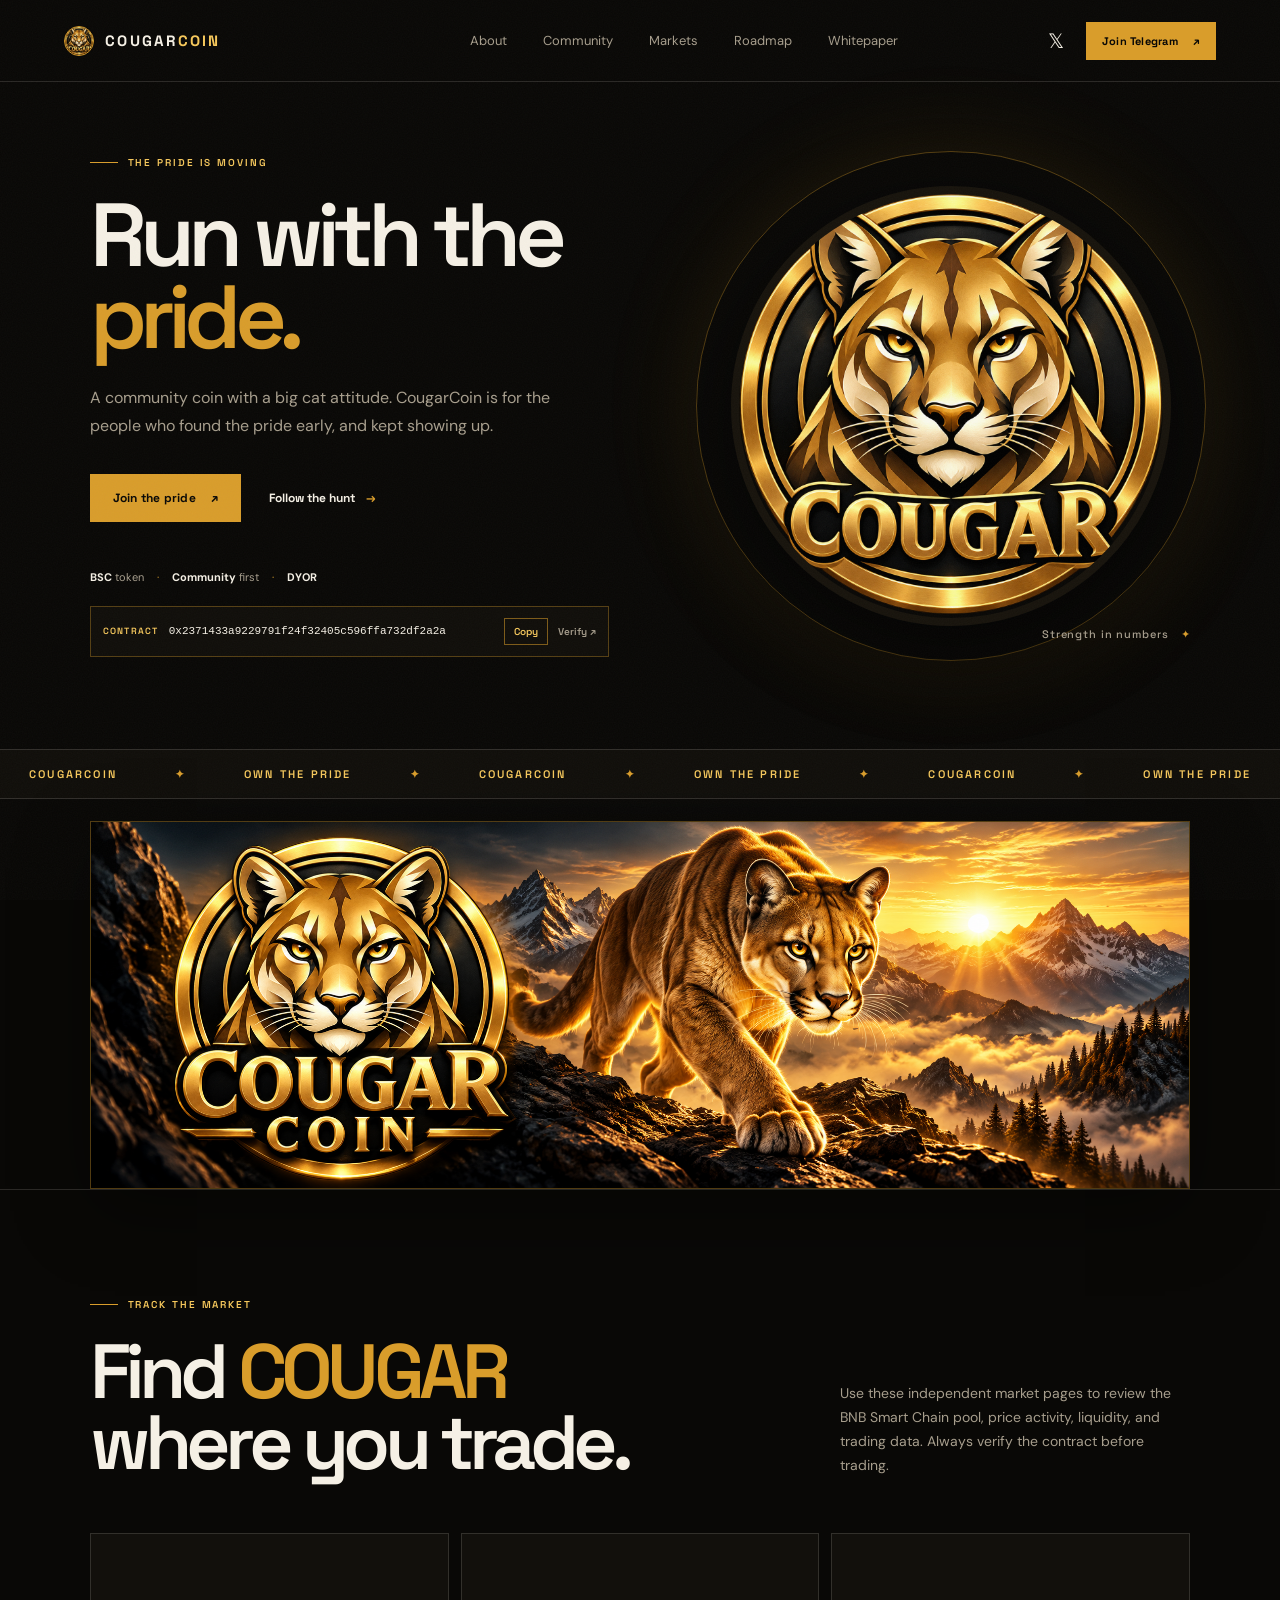
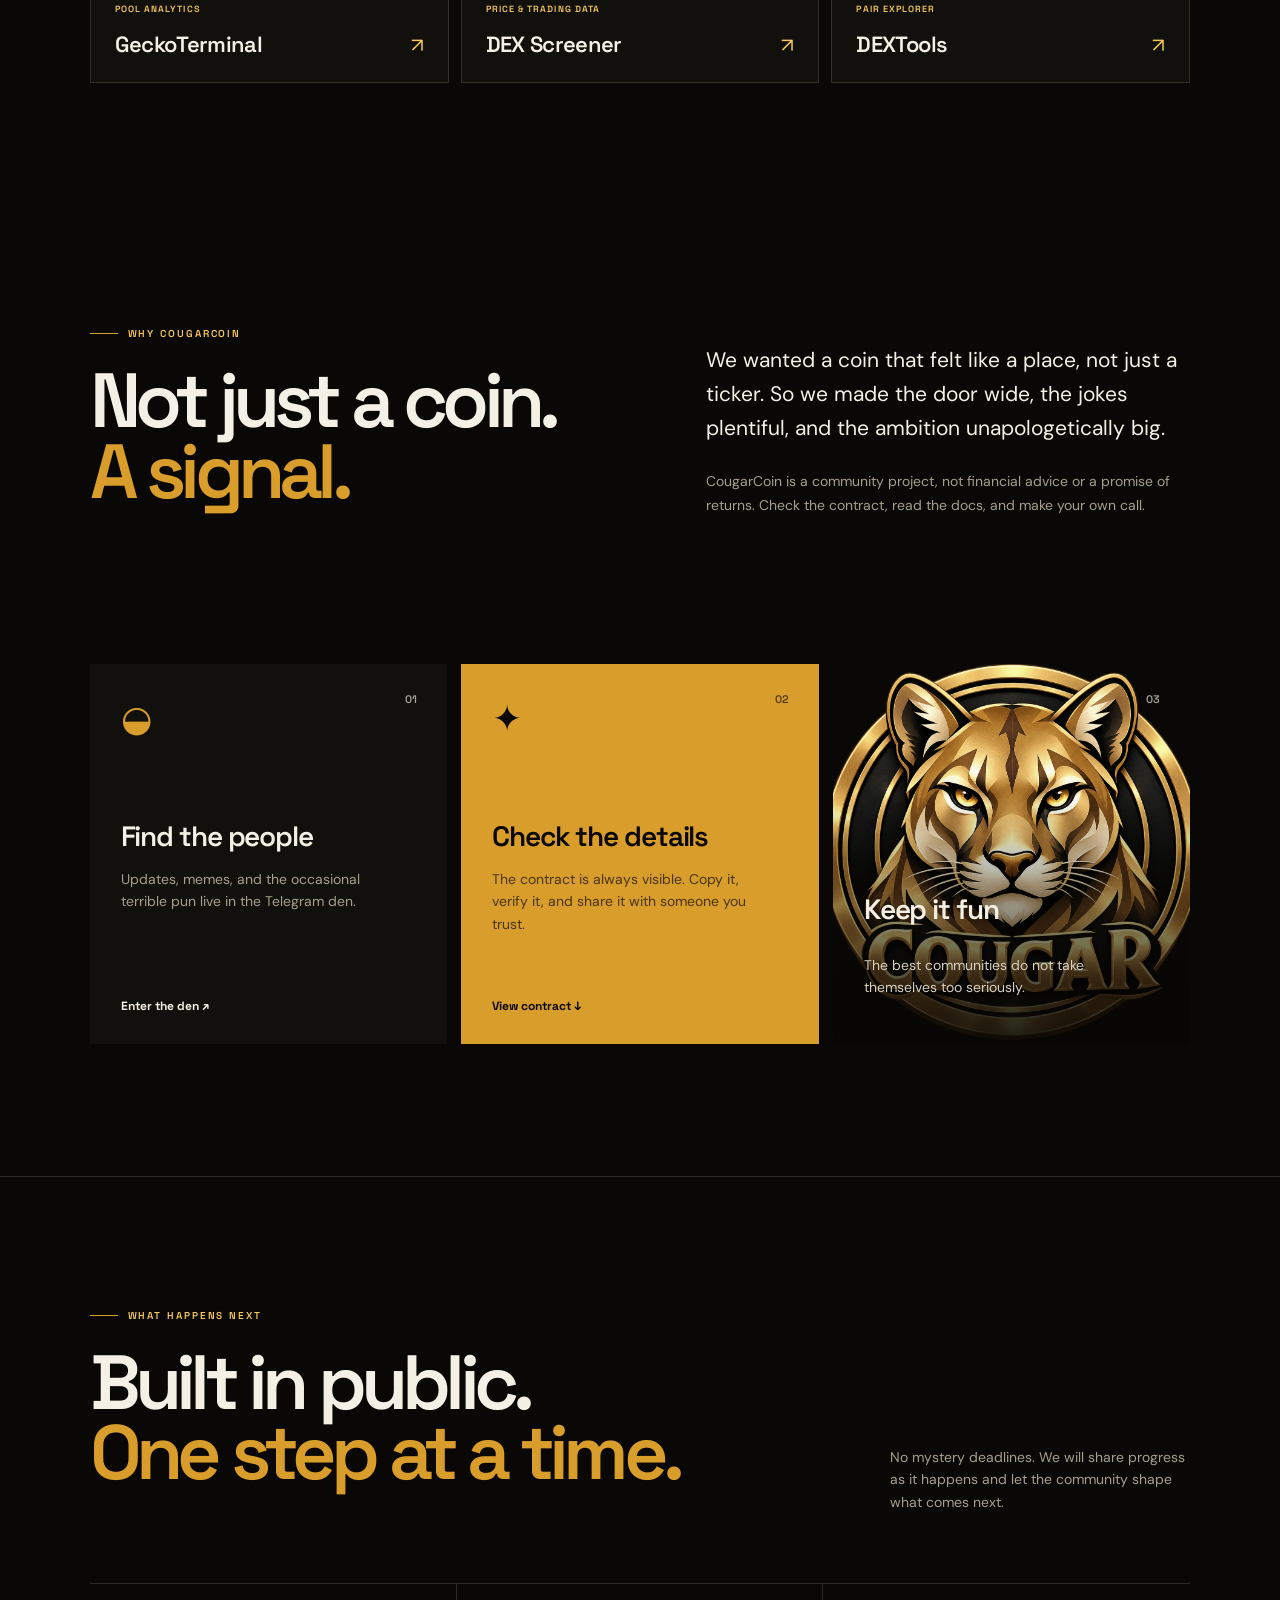
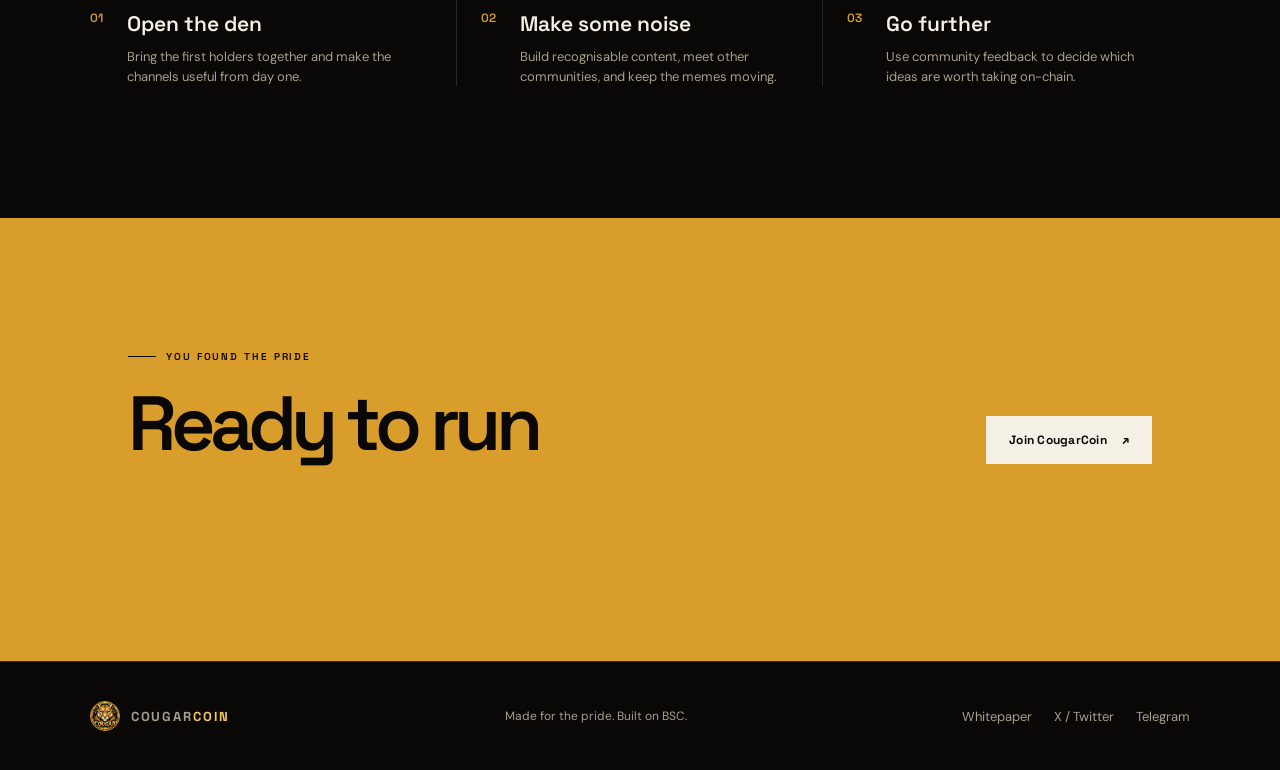
<file: index.html>
<!doctype html>
<html lang="en">
  <head>
    <meta charset="UTF-8" />
    <meta name="viewport" content="width=device-width, initial-scale=1.0" />
    <meta name="theme-color" content="#090806" />
    <meta name="description" content="CougarCoin, a community-powered meme coin built for the pride." />
    <link rel="icon" type="image/png" href="assets/cougarcoin-logo-v2.png" />
    <link rel="apple-touch-icon" href="assets/cougarcoin-logo-v2.png" />
    <title>CougarCoin | Own the pride</title>
    <link rel="preconnect" href="https://fonts.googleapis.com" />
    <link rel="preconnect" href="https://fonts.gstatic.com" crossorigin />
    <link href="https://fonts.googleapis.com/css2?family=DM+Sans:wght@400;500;700&family=Space+Grotesk:wght@500;600;700&display=swap" rel="stylesheet" />
    <link rel="stylesheet" href="styles.css" />
  </head>
  <body>
    <div class="noise" aria-hidden="true"></div>
    <header class="site-header">
      <a class="brand" href="#top" aria-label="CougarCoin home">
        <span class="brand-mark"><img src="assets/cougarcoin-logo-v2.png" alt="" /></span>
        <span>COUGAR<span>COIN</span></span>
      </a>
      <nav class="nav-links" aria-label="Main navigation">
        <a href="#about">About</a>
        <a href="#community">Community</a>
        <a href="#markets">Markets</a>
        <a href="#roadmap">Roadmap</a>
        <a href="whitepaper.html">Whitepaper</a>
      </nav>
      <div class="header-actions">
        <a class="icon-link" href="https://x.com/cougarmemecoin" target="_blank" rel="noreferrer" aria-label="CougarCoin on X">𝕏</a>
        <a class="button button-small" href="https://t.me/COUGARCOINbsc" target="_blank" rel="noreferrer">Join Telegram <span>↗</span></a>
      </div>
      <button class="menu-toggle" type="button" aria-label="Open menu" aria-expanded="false">☰</button>
    </header>

    <main id="top">
      <section class="hero">
        <div class="hero-copy">
          <p class="eyebrow"><span></span> The pride is moving</p>
          <h1>Run with the <em>pride.</em></h1>
          <p class="hero-lede">A community coin with a big cat attitude. CougarCoin is for the people who found the pride early, and kept showing up.</p>
          <div class="hero-actions">
            <a class="button" href="https://t.me/COUGARCOINbsc" target="_blank" rel="noreferrer">Join the pride <span>↗</span></a>
            <a class="text-link" href="https://x.com/cougarmemecoin" target="_blank" rel="noreferrer">Follow the hunt <span>→</span></a>
          </div>
          <div class="hero-meta"><span><strong>BSC</strong> token</span><span class="dot">·</span><span><strong>Community</strong> first</span><span class="dot">·</span><span><strong>DYOR</strong></span></div>
          <div class="contract-chip" aria-label="CougarCoin contract address">
            <span class="contract-label">Contract</span>
            <code id="contract-address">0x2371433a9229791f24f32405c596ffa732df2a2a</code>
            <button id="copy-contract" type="button" aria-label="Copy contract address">Copy</button>
            <a class="contract-explorer" href="https://bscscan.com/token/0x2371433a9229791f24f32405c596ffa732df2a2a" target="_blank" rel="noreferrer">Verify ↗</a>
          </div>
        </div>
        <div class="hero-art-wrap"><div class="hero-ring"></div><img class="hero-art" src="assets/cougarcoin-logo-v2.png" alt="CougarCoin cougar emblem" /><div class="art-caption">Strength in numbers <span>✦</span></div></div>
      </section>

      <section class="ticker" aria-label="CougarCoin highlights"><div class="ticker-track"><span>COUGARCOIN</span><b>✦</b><span>OWN THE PRIDE</span><b>✦</b><span>COUGARCOIN</span><b>✦</b><span>OWN THE PRIDE</span><b>✦</b><span>COUGARCOIN</span><b>✦</b><span>OWN THE PRIDE</span></div></section>

      <section class="brand-banner" aria-label="CougarCoin banner"><img src="assets/cougarcoin-banner-v2.png" alt="Cougar Coin golden cougar banner" /></section>

      <section class="markets section" id="markets">
        <div class="markets-head"><div><p class="eyebrow"><span></span> Track the market</p><h2>Find <em>COUGAR</em><br />where you trade.</h2></div><p>Use these independent market pages to review the BNB Smart Chain pool, price activity, liquidity, and trading data. Always verify the contract before trading.</p></div>
        <div class="market-links">
          <a class="market-link" href="https://www.geckoterminal.com/bsc/pools/0x5498e22614404cdd6458ce2cddc690510e915c0c" target="_blank" rel="noopener noreferrer"><span><small>Pool analytics</small><strong>GeckoTerminal</strong></span><span class="market-arrow">↗</span></a>
          <a class="market-link" href="https://dexscreener.com/bsc/0x5498e22614404cdd6458ce2cddc690510e915c0c" target="_blank" rel="noopener noreferrer"><span><small>Price &amp; trading data</small><strong>DEX Screener</strong></span><span class="market-arrow">↗</span></a>
          <a class="market-link" href="https://www.dextools.io/app/bnb/pair-explorer/0x5498e22614404cdd6458ce2cddc690510e915c0c?t=1792441988728" target="_blank" rel="noopener noreferrer"><span><small>Pair explorer</small><strong>DEXTools</strong></span><span class="market-arrow">↗</span></a>
        </div>
      </section>

      <section class="manifesto section" id="about">
        <div><p class="eyebrow"><span></span> Why CougarCoin</p><h2>Not just a coin.<br /><em>A signal.</em></h2></div>
        <div class="manifesto-copy"><p>We wanted a coin that felt like a place, not just a ticker. So we made the door wide, the jokes plentiful, and the ambition unapologetically big.</p><p class="muted">CougarCoin is a community project, not financial advice or a promise of returns. Check the contract, read the docs, and make your own call.</p></div>
      </section>

      <section class="cards section" id="community">
        <article class="info-card card-dark"><span class="card-number">01</span><div class="card-icon">◒</div><h3>Find the people</h3><p>Updates, memes, and the occasional terrible pun live in the Telegram den.</p><a href="https://t.me/COUGARCOINbsc" target="_blank" rel="noreferrer">Enter the den <span>↗</span></a></article>
        <article class="info-card card-gold"><span class="card-number">02</span><div class="card-icon">✦</div><h3>Check the details</h3><p>The contract is always visible. Copy it, verify it, and share it with someone you trust.</p><a href="#contract-address">View contract <span>↓</span></a></article>
        <article class="info-card card-image"><img src="assets/cougarcoin-logo-v2.png" alt="CougarCoin cougar emblem" /><div class="card-overlay"><span class="card-number">03</span><h3>Keep it fun</h3><p>The best communities do not take themselves too seriously.</p></div></article>
      </section>

      <section class="roadmap section" id="roadmap">
        <div class="roadmap-head"><div><p class="eyebrow"><span></span> What happens next</p><h2>Built in public.<br /><em>One step at a time.</em></h2></div><p>No mystery deadlines. We will share progress as it happens and let the community shape what comes next.</p></div>
        <div class="steps"><div class="step active"><span>01</span><div><h3>Open the den</h3><p>Bring the first holders together and make the channels useful from day one.</p></div></div><div class="step"><span>02</span><div><h3>Make some noise</h3><p>Build recognisable content, meet other communities, and keep the memes moving.</p></div></div><div class="step"><span>03</span><div><h3>Go further</h3><p>Use community feedback to decide which ideas are worth taking on-chain.</p></div></div></div>
      </section>

      <section class="community-cta section"><div><p class="eyebrow"><span></span> You found the pride</p><h2>Ready to run<br /><em>with us?</em></h2></div><a class="button button-light" href="https://t.me/COUGARCOINbsc" target="_blank" rel="noreferrer">Join CougarCoin <span>↗</span></a></section>
    </main>

    <footer class="site-footer"><a class="brand" href="#top"><span class="brand-mark"><img src="assets/cougarcoin-logo-v2.png" alt="" /></span><span>COUGAR<span>COIN</span></span></a><p>Made for the pride. Built on BSC.</p><div><a href="whitepaper.html">Whitepaper</a><a href="https://x.com/cougarmemecoin" target="_blank" rel="noreferrer">X / Twitter</a><a href="https://t.me/COUGARCOINbsc" target="_blank" rel="noreferrer">Telegram</a></div></footer>
    <script src="script.js"></script>
  </body>
</html>
</file>
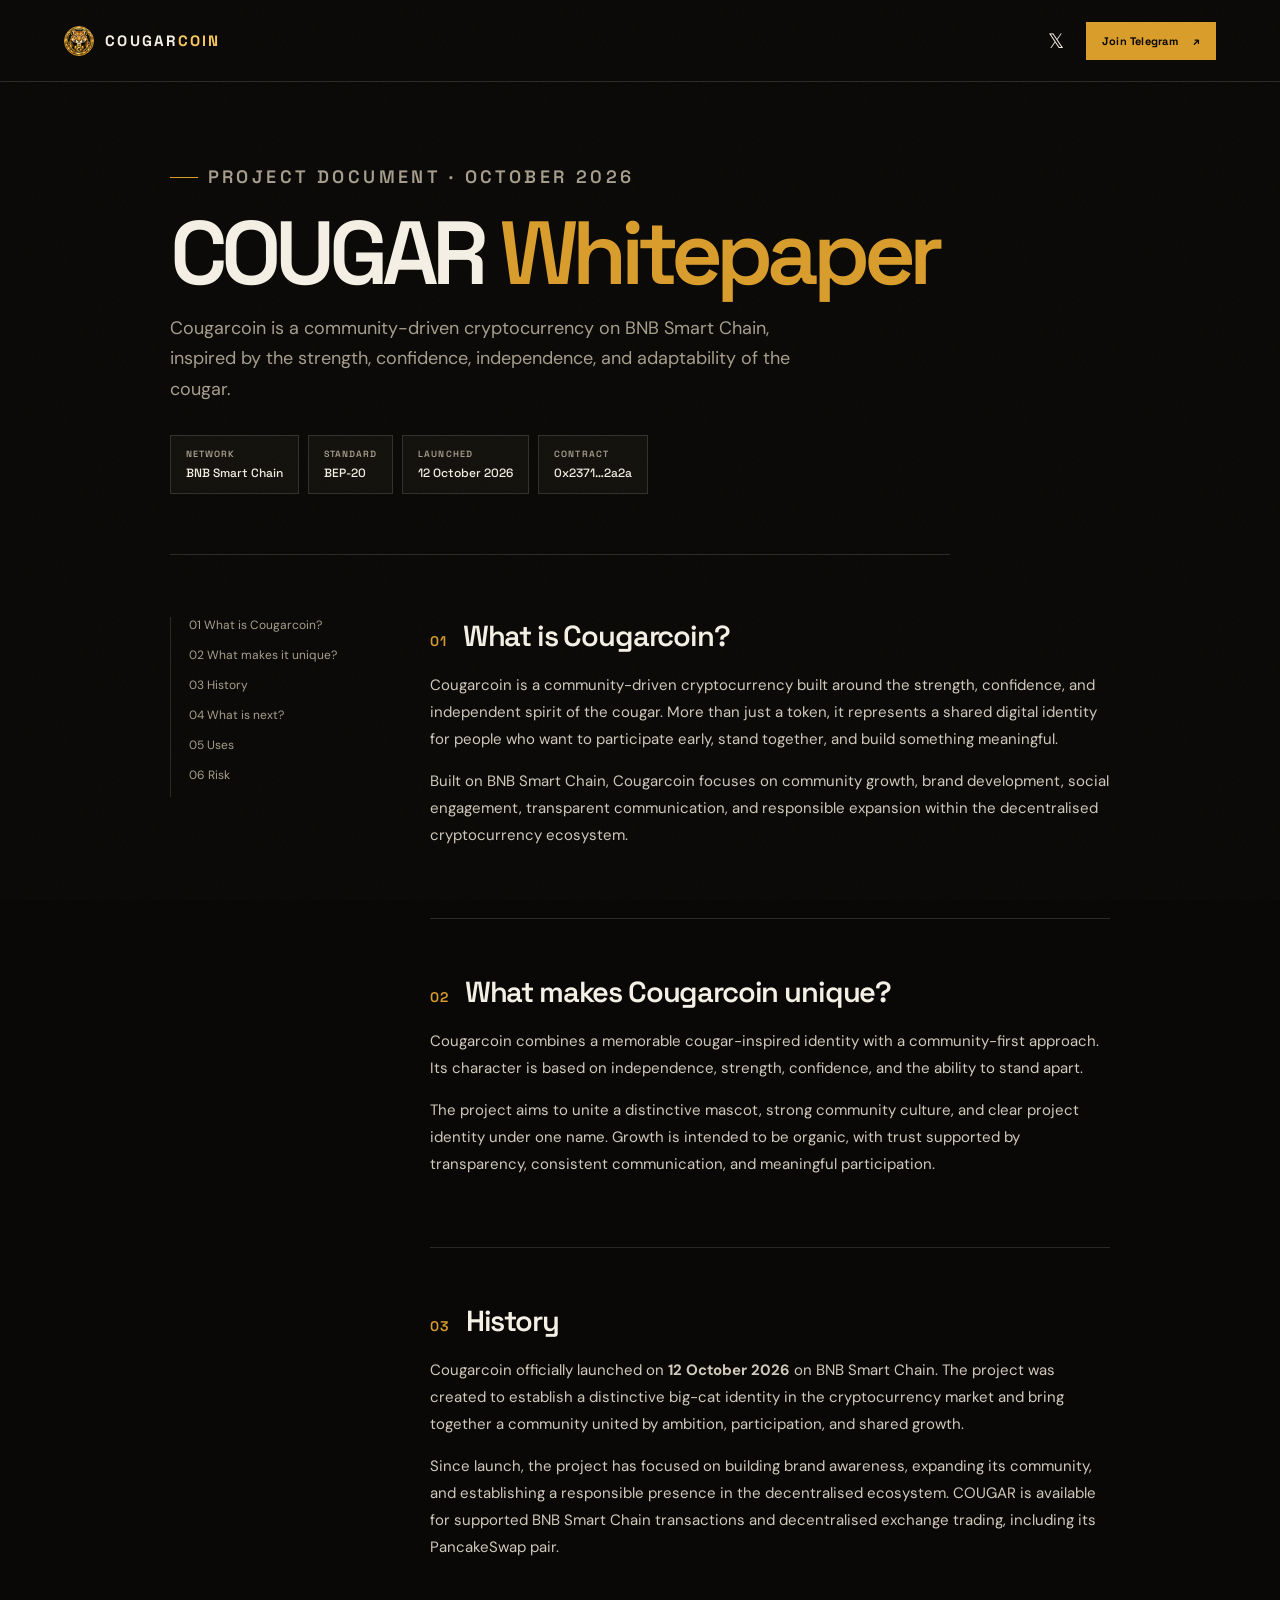
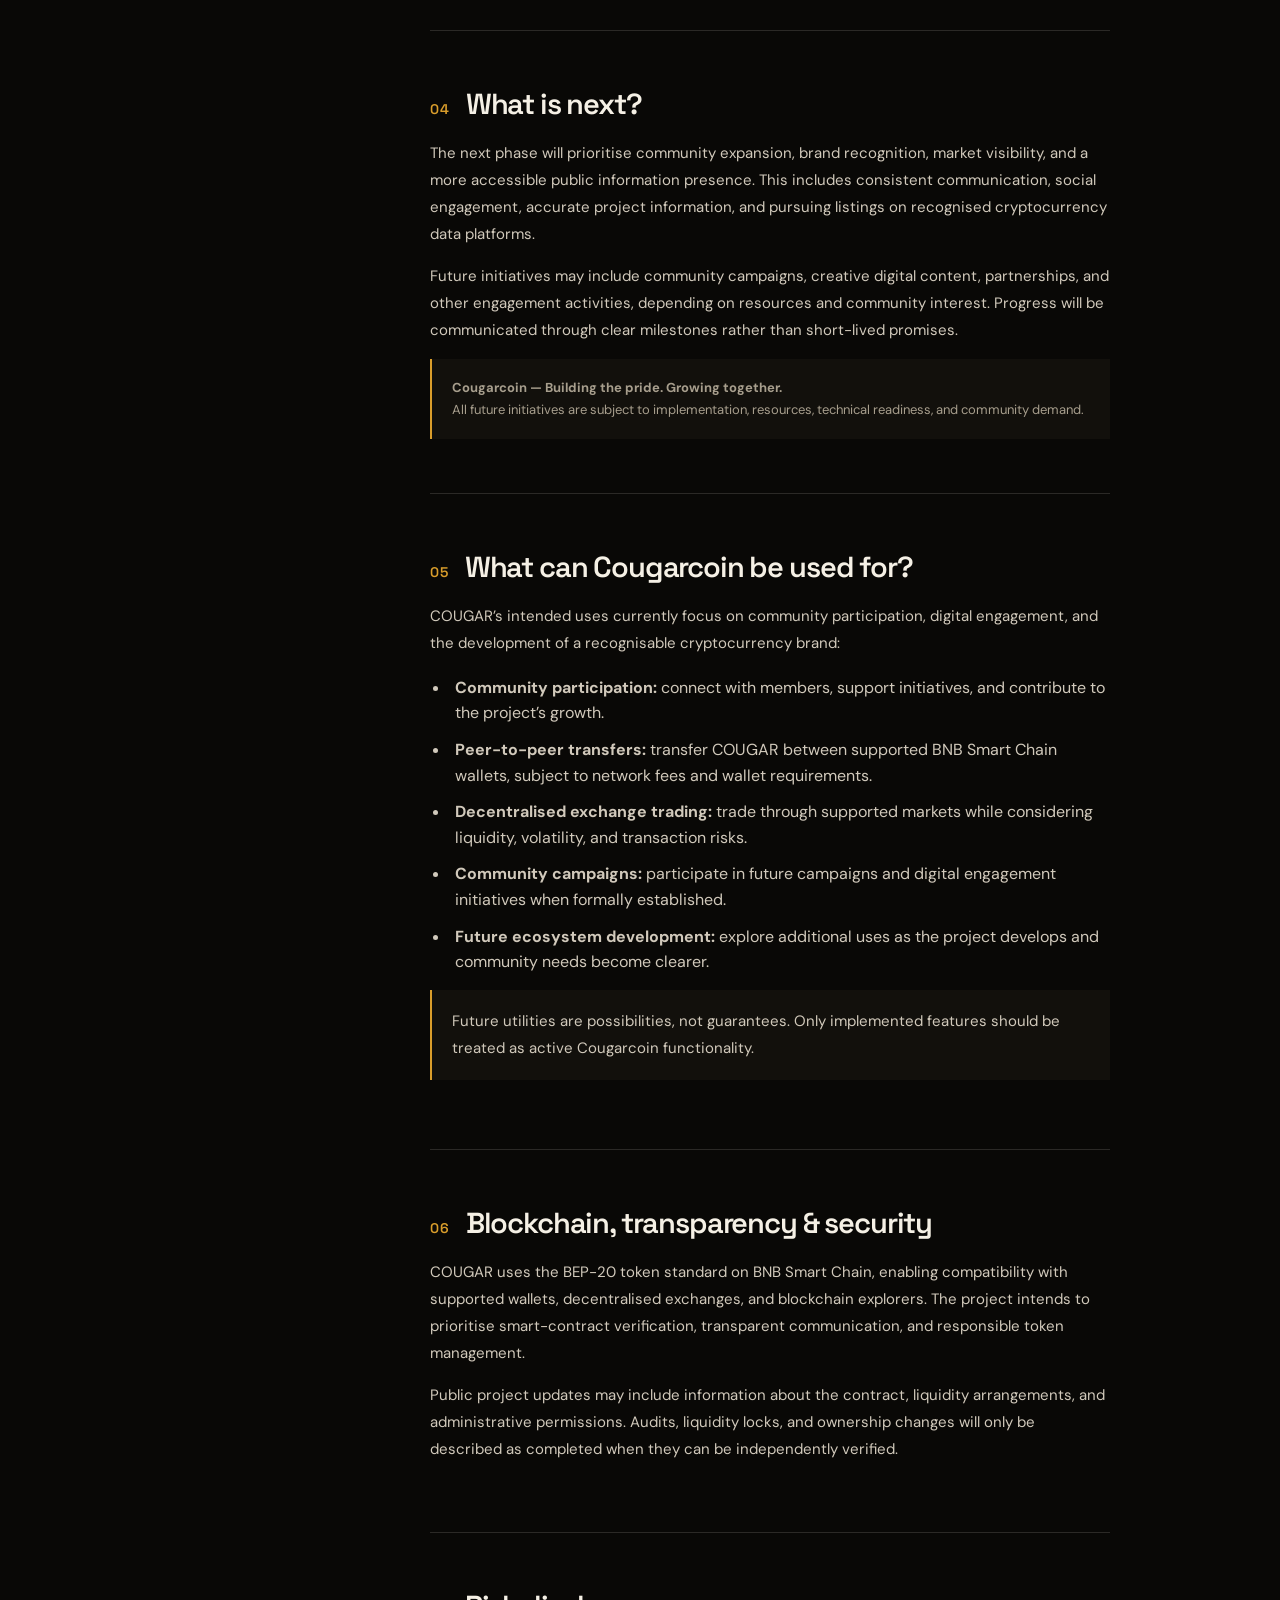
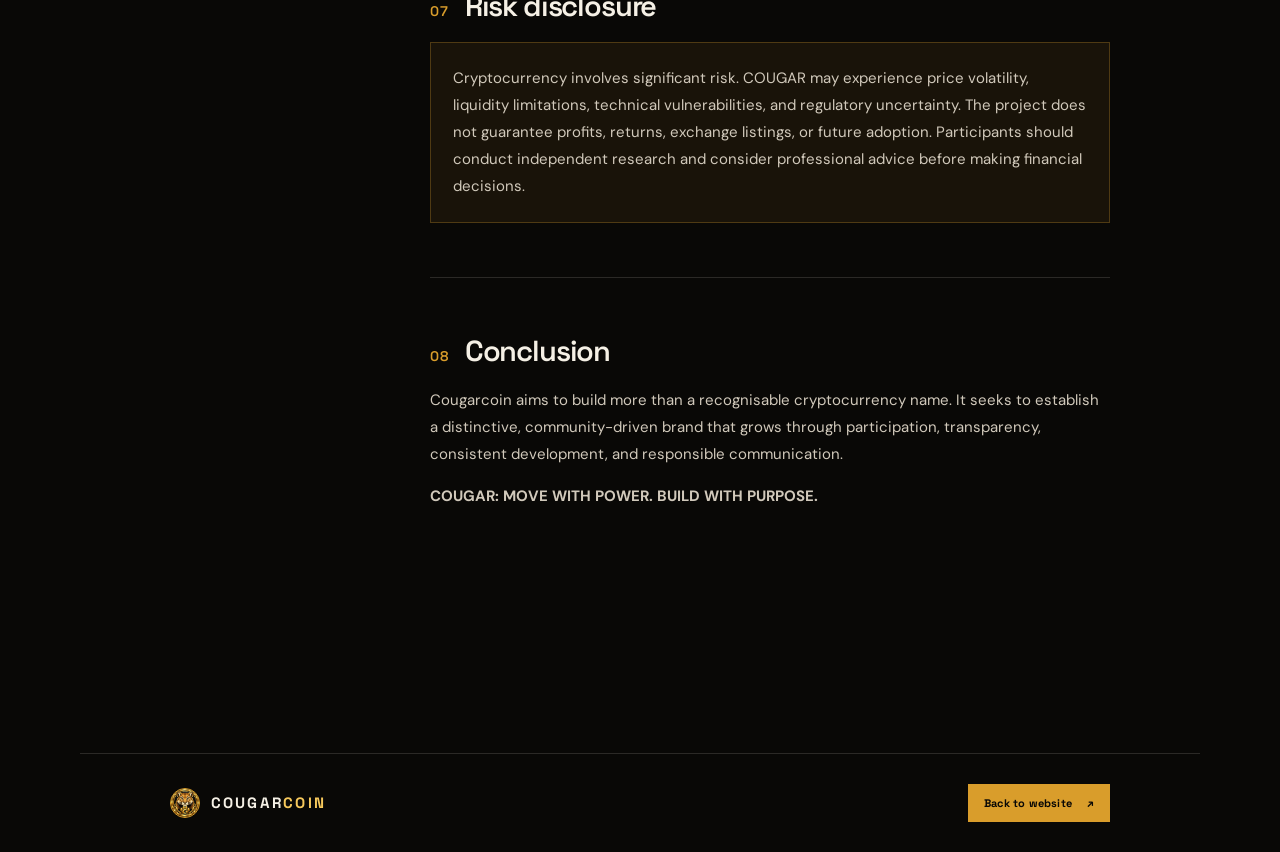
<file: whitepaper.html>
<!doctype html>
<html lang="en">
<head>
  <meta charset="UTF-8" />
  <meta name="viewport" content="width=device-width, initial-scale=1.0" />
  <meta name="description" content="COUGAR whitepaper, a proposed community-driven cryptocurrency on BNB Smart Chain." />
  <link rel="icon" type="image/png" href="assets/cougarcoin-logo.png" />
  <link rel="apple-touch-icon" href="assets/cougarcoin-logo.png" />
  <title>COUGAR | Whitepaper</title>
  <link rel="preconnect" href="https://fonts.googleapis.com" />
  <link rel="preconnect" href="https://fonts.gstatic.com" crossorigin />
  <link href="https://fonts.googleapis.com/css2?family=DM+Sans:wght@400;500;700&family=Space+Grotesk:wght@500;600;700&display=swap" rel="stylesheet" />
  <link rel="stylesheet" href="styles.css" />
  <style>
    .paper-shell{max-width:1120px;margin:auto;padding:80px clamp(24px,7vw,112px) 120px}.paper-intro{max-width:780px;padding-bottom:60px;border-bottom:1px solid var(--line)}.paper-intro h1{margin:18px 0;font:600 clamp(50px,7vw,92px)/.94 var(--display);letter-spacing:-.07em}.paper-intro h1 em{color:var(--gold);font-style:normal}.paper-intro p{max-width:620px;color:var(--muted);font-size:18px;line-height:1.7}.paper-layout{display:grid;grid-template-columns:190px 1fr;gap:70px;padding-top:62px}.paper-toc{position:sticky;top:28px;height:max-content;border-left:1px solid var(--line);padding-left:18px}.paper-toc a{display:block;margin:0 0 14px;color:var(--muted);font-size:12px;text-decoration:none}.paper-toc a:hover{color:var(--gold-bright)}.paper-content{max-width:700px}.paper-section{padding:0 0 54px;border-bottom:1px solid var(--line);margin-bottom:54px}.paper-section:last-child{border-bottom:0}.paper-section h2{margin:0 0 18px;color:var(--paper);font:600 29px var(--display);letter-spacing:-.04em}.paper-section h2 span{margin-right:10px;color:var(--gold);font-size:14px;letter-spacing:.08em}.paper-section p{color:#d1c9bb;font-size:15px;line-height:1.8}.paper-section ul{margin:18px 0 0;padding-left:20px;color:#d1c9bb}.paper-section li{margin:11px 0;padding-left:5px;line-height:1.6}.paper-note{padding:18px 20px;border-left:2px solid var(--gold);background:var(--surface);color:var(--muted);font-size:13px;line-height:1.7}.paper-roadmap{display:grid;gap:12px;margin-top:24px}.paper-phase{padding:22px 24px;background:var(--surface);border:1px solid var(--line)}.paper-phase strong{display:block;color:var(--gold-bright);font:600 15px var(--display)}.paper-phase small{display:block;margin-top:5px;color:var(--muted);font-size:11px}.paper-phase p{margin-bottom:0;font-size:14px}.paper-risk{background:rgba(217,157,43,.08);border:1px solid rgba(217,157,43,.28);padding:22px}.paper-risk p{margin:0}.paper-footer{display:flex;align-items:center;justify-content:space-between;gap:18px;max-width:1120px;margin:auto;padding:30px clamp(24px,7vw,112px);border-top:1px solid var(--line)}@media(max-width:800px){.paper-shell{padding-top:55px}.paper-layout{display:block;padding-top:45px}.paper-toc{position:static;margin-bottom:50px;padding:18px 0 4px;border-left:0;border-top:1px solid var(--line);display:flex;flex-wrap:wrap;gap:10px 18px}.paper-toc a{margin:0}.paper-section h2{font-size:25px}.paper-footer{display:block}.paper-footer .button{margin-top:20px}}
    .paper-facts{display:flex;flex-wrap:wrap;gap:9px;margin-top:30px}.paper-facts span{display:flex;flex-direction:column;gap:5px;padding:12px 15px;border:1px solid var(--line);background:var(--surface);color:var(--paper);font:500 12px var(--display)}.paper-facts small{color:var(--muted);font:600 9px var(--display);letter-spacing:.12em;text-transform:uppercase}@media(max-width:800px){.site-header .header-actions{display:flex;gap:8px}.site-header .header-actions .icon-link{display:none}.site-header .header-actions .button-small{padding:9px 10px}}
  </style>
</head>
<body>
  <div class="noise" aria-hidden="true"></div>
  <header class="site-header">
    <a class="brand" href="index.html" aria-label="CougarCoin home"><span class="brand-mark"><img src="assets/cougarcoin-logo.png" alt="" /></span><span>COUGAR<span>COIN</span></span></a>
    <div class="header-actions"><a class="icon-link" href="https://x.com/cougarmemecoin" target="_blank" rel="noreferrer" aria-label="CougarCoin on X">𝕏</a><a class="button button-small" href="https://t.me/COUGARCOINbsc" target="_blank" rel="noreferrer">Join Telegram <span>↗</span></a></div>
  </header>
  <main class="paper-shell">
    <section class="paper-intro"><p class="eyebrow"><span></span> Project document · October 2026</p><h1>COUGAR <em>Whitepaper</em></h1><p>Cougarcoin is a community-driven cryptocurrency on BNB Smart Chain, inspired by the strength, confidence, independence, and adaptability of the cougar.</p><div class="paper-facts"><span><small>Network</small>BNB Smart Chain</span><span><small>Standard</small>BEP-20</span><span><small>Launched</small>12 October 2026</span><span><small>Contract</small>0x2371…2a2a</span></div></section>
    <div class="paper-layout">
      <nav class="paper-toc" aria-label="Whitepaper sections"><a href="#introduction">01 What is Cougarcoin?</a><a href="#unique">02 What makes it unique?</a><a href="#history">03 History</a><a href="#next">04 What is next?</a><a href="#utility">05 Uses</a><a href="#risk">06 Risk</a></nav>
      <div class="paper-content">
        <section class="paper-section" id="introduction"><h2><span>01</span> What is Cougarcoin?</h2><p>Cougarcoin is a community-driven cryptocurrency built around the strength, confidence, and independent spirit of the cougar. More than just a token, it represents a shared digital identity for people who want to participate early, stand together, and build something meaningful.</p><p>Built on BNB Smart Chain, Cougarcoin focuses on community growth, brand development, social engagement, transparent communication, and responsible expansion within the decentralised cryptocurrency ecosystem.</p></section>
        <section class="paper-section" id="unique"><h2><span>02</span> What makes Cougarcoin unique?</h2><p>Cougarcoin combines a memorable cougar-inspired identity with a community-first approach. Its character is based on independence, strength, confidence, and the ability to stand apart.</p><p>The project aims to unite a distinctive mascot, strong community culture, and clear project identity under one name. Growth is intended to be organic, with trust supported by transparency, consistent communication, and meaningful participation.</p></section>
        <section class="paper-section" id="history"><h2><span>03</span> History</h2><p>Cougarcoin officially launched on <strong>12 October 2026</strong> on BNB Smart Chain. The project was created to establish a distinctive big-cat identity in the cryptocurrency market and bring together a community united by ambition, participation, and shared growth.</p><p>Since launch, the project has focused on building brand awareness, expanding its community, and establishing a responsible presence in the decentralised ecosystem. COUGAR is available for supported BNB Smart Chain transactions and decentralised exchange trading, including its PancakeSwap pair.</p></section>
        <section class="paper-section" id="next"><h2><span>04</span> What is next?</h2><p>The next phase will prioritise community expansion, brand recognition, market visibility, and a more accessible public information presence. This includes consistent communication, social engagement, accurate project information, and pursuing listings on recognised cryptocurrency data platforms.</p><p>Future initiatives may include community campaigns, creative digital content, partnerships, and other engagement activities, depending on resources and community interest. Progress will be communicated through clear milestones rather than short-lived promises.</p><div class="paper-note"><strong>Cougarcoin — Building the pride. Growing together.</strong><br />All future initiatives are subject to implementation, resources, technical readiness, and community demand.</div></section>
        <section class="paper-section" id="utility"><h2><span>05</span> What can Cougarcoin be used for?</h2><p>COUGAR’s intended uses currently focus on community participation, digital engagement, and the development of a recognisable cryptocurrency brand:</p><ul><li><strong>Community participation:</strong> connect with members, support initiatives, and contribute to the project’s growth.</li><li><strong>Peer-to-peer transfers:</strong> transfer COUGAR between supported BNB Smart Chain wallets, subject to network fees and wallet requirements.</li><li><strong>Decentralised exchange trading:</strong> trade through supported markets while considering liquidity, volatility, and transaction risks.</li><li><strong>Community campaigns:</strong> participate in future campaigns and digital engagement initiatives when formally established.</li><li><strong>Future ecosystem development:</strong> explore additional uses as the project develops and community needs become clearer.</li></ul><p class="paper-note">Future utilities are possibilities, not guarantees. Only implemented features should be treated as active Cougarcoin functionality.</p></section>
        <section class="paper-section" id="technology"><h2><span>06</span> Blockchain, transparency & security</h2><p>COUGAR uses the BEP-20 token standard on BNB Smart Chain, enabling compatibility with supported wallets, decentralised exchanges, and blockchain explorers. The project intends to prioritise smart-contract verification, transparent communication, and responsible token management.</p><p>Public project updates may include information about the contract, liquidity arrangements, and administrative permissions. Audits, liquidity locks, and ownership changes will only be described as completed when they can be independently verified.</p></section>
        <section class="paper-section" id="risk"><h2><span>07</span> Risk disclosure</h2><div class="paper-risk"><p>Cryptocurrency involves significant risk. COUGAR may experience price volatility, liquidity limitations, technical vulnerabilities, and regulatory uncertainty. The project does not guarantee profits, returns, exchange listings, or future adoption. Participants should conduct independent research and consider professional advice before making financial decisions.</p></div></section>
        <section class="paper-section"><h2><span>08</span> Conclusion</h2><p>Cougarcoin aims to build more than a recognisable cryptocurrency name. It seeks to establish a distinctive, community-driven brand that grows through participation, transparency, consistent development, and responsible communication.</p><p><strong>COUGAR: MOVE WITH POWER. BUILD WITH PURPOSE.</strong></p></section>
      </div>
    </div>
  </main>
  <footer class="paper-footer"><a class="brand" href="index.html"><span class="brand-mark"><img src="assets/cougarcoin-logo.png" alt="" /></span><span>COUGAR<span>COIN</span></span></a><a class="button button-small" href="index.html">Back to website <span>↗</span></a></footer>
</body>
</html>
</file>
<file: styles.css>
:root{--ink:#090806;--surface:#12100c;--paper:#f5f0e5;--muted:#a79e8d;--gold:#d99d2b;--gold-bright:#f6c85c;--line:rgba(245,240,229,.14);--display:"Space Grotesk",sans-serif;--body:"DM Sans",sans-serif}*{box-sizing:border-box}html{scroll-behavior:smooth}body{margin:0;background:var(--ink);color:var(--paper);font-family:var(--body);overflow-x:hidden}a{color:inherit}.noise{position:fixed;inset:0;z-index:20;pointer-events:none;opacity:.035;background-image:url("data:image/svg+xml,%3Csvg xmlns='http://www.w3.org/2000/svg' width='160' height='160'%3E%3Cfilter id='n'%3E%3CfeTurbulence type='fractalNoise' baseFrequency='.8' numOctaves='3' stitchTiles='stitch'/%3E%3C/filter%3E%3Crect width='100%25' height='100%25' filter='url(%23n)'/%3E%3C/svg%3E")}.site-header{position:relative;z-index:30;max-width:1440px;height:82px;margin:auto;padding:0 clamp(24px,5vw,78px);display:flex;align-items:center;justify-content:space-between;border-bottom:1px solid var(--line)}.brand{display:inline-flex;align-items:center;gap:11px;color:var(--paper);text-decoration:none;font:700 15px var(--display);letter-spacing:.15em}.brand>span:last-child>span{color:var(--gold-bright)}.brand-mark{display:grid;place-items:center;width:30px;height:30px;border:1px solid var(--gold);border-radius:50%;color:var(--gold-bright);font-size:13px}.nav-links{display:flex;gap:36px;margin-left:100px}.nav-links a,.site-footer a{color:var(--muted);text-decoration:none;font-size:13px;transition:color .2s}.nav-links a:hover,.site-footer a:hover{color:var(--gold-bright)}.header-actions{display:flex;align-items:center;gap:22px}.icon-link{color:var(--paper);font-size:20px;text-decoration:none}.button{display:inline-flex;align-items:center;justify-content:center;gap:15px;padding:15px 22px;border:1px solid var(--gold);background:var(--gold);color:var(--ink);text-decoration:none;font:700 12px var(--display);letter-spacing:.02em;transition:transform .2s,background .2s,border-color .2s}.button:hover{background:var(--gold-bright);border-color:var(--gold-bright);transform:translateY(-2px)}.button-small{padding:11px 15px;font-size:11px}.button-light{background:var(--paper);border-color:var(--paper)}.button-light:hover{background:var(--gold-bright);border-color:var(--gold-bright)}.menu-toggle{display:none;border:0;background:transparent;color:var(--paper);font-size:22px}.hero{max-width:1440px;min-height:650px;margin:auto;padding:74px clamp(24px,7vw,112px) 92px;display:grid;grid-template-columns:minmax(0,.92fr) minmax(390px,.85fr);align-items:center;gap:clamp(35px,8vw,125px)}.hero-copy{max-width:590px}.eyebrow{display:flex;align-items:center;gap:10px;margin:0;color:var(--gold-bright);text-transform:uppercase;letter-spacing:.19em;font:600 10px var(--display)}.eyebrow>span{width:28px;height:1px;background:var(--gold)}.hero h1,.section h2{margin:25px 0;font:600 clamp(56px,7vw,102px)/.92 var(--display);letter-spacing:-.075em}.hero h1 em,.section h2 em{color:var(--gold);font-style:normal}.hero-lede{max-width:500px;margin:0;color:var(--muted);font-size:16px;line-height:1.75}.hero-actions{display:flex;align-items:center;gap:28px;margin-top:34px}.text-link{color:var(--paper);text-decoration:none;font:700 12px var(--display)}.text-link span{color:var(--gold);margin-left:8px}.hero-meta{display:flex;gap:13px;margin-top:48px;color:var(--muted);font-size:11px}.hero-meta strong{color:var(--paper)}.hero-meta .dot{color:var(--gold)}.contract-chip{max-width:560px;margin-top:22px;padding:11px 12px;display:flex;align-items:center;gap:10px;border:1px solid rgba(215,155,39,.35);background:rgba(18,16,12,.8)}.contract-label{color:var(--gold-bright);text-transform:uppercase;letter-spacing:.14em;font:600 9px var(--display)}.contract-chip code{min-width:0;overflow:hidden;color:var(--paper);text-overflow:ellipsis;white-space:nowrap;font:500 11px ui-monospace,SFMono-Regular,Menlo,monospace}.contract-chip button{flex:0 0 auto;margin-left:auto;padding:6px 9px;border:1px solid rgba(215,155,39,.55);background:transparent;color:var(--gold-bright);cursor:pointer;font:600 10px var(--display)}.contract-chip button:hover{background:var(--gold);color:var(--ink)}.hero-art-wrap{position:relative;min-height:500px;display:grid;place-items:center}.hero-ring{position:absolute;width:min(42vw,510px);height:min(42vw,510px);border:1px solid rgba(215,155,39,.38);border-radius:50%;box-shadow:0 0 100px rgba(215,155,39,.12)}.hero-art{position:relative;width:min(35vw,440px);aspect-ratio:1;border:8px solid #17130c;border-radius:50%;object-fit:cover;box-shadow:0 25px 80px rgba(0,0,0,.65)}.art-caption{position:absolute;right:0;bottom:15px;color:var(--muted);letter-spacing:.08em;font:500 11px var(--display)}.art-caption span{margin-left:8px;color:var(--gold)}.ticker{overflow:hidden;border-block:1px solid var(--line);background:#100e0a}.ticker-track{min-width:1000px;padding:17px 0;display:flex;justify-content:space-around;color:var(--gold-bright);letter-spacing:.2em;font:600 11px var(--display)}.ticker-track b{color:var(--gold)}.section{max-width:1440px;margin:auto;padding:132px clamp(24px,7vw,112px)}.manifesto{display:grid;grid-template-columns:1fr 1fr;align-items:end;gap:12%}.manifesto h2,.roadmap h2,.community-cta h2{font-size:clamp(48px,6vw,80px)}.manifesto-copy{max-width:500px;color:var(--paper);font-size:21px;line-height:1.6}.manifesto-copy .muted{margin-top:25px;color:var(--muted);font-size:14px;line-height:1.7}.cards{display:grid;grid-template-columns:repeat(3,1fr);gap:14px;padding-top:0}.info-card{position:relative;min-height:380px;overflow:hidden;padding:31px}.card-dark{background:var(--surface)}.card-gold{background:var(--gold);color:var(--ink)}.card-number{position:absolute;top:28px;right:30px;opacity:.65;font:600 11px var(--display)}.card-icon{margin-bottom:76px;color:var(--gold);font-size:36px}.card-gold .card-icon{color:var(--ink)}.info-card h3{margin:0 0 13px;font:600 28px var(--display);letter-spacing:-.04em}.info-card p{max-width:280px;color:var(--muted);font-size:14px;line-height:1.6}.card-gold p{color:rgba(10,9,7,.7)}.info-card a{position:absolute;bottom:30px;color:var(--paper);text-decoration:none;font:700 12px var(--display)}.card-gold a{color:var(--ink)}.card-image{padding:0}.card-image img{width:100%;height:100%;object-fit:cover;filter:saturate(.8)}.card-overlay{position:absolute;inset:0;padding:31px;display:flex;flex-direction:column;justify-content:flex-end;background:linear-gradient(transparent 35%,rgba(7,6,4,.92))}.card-overlay h3{margin-top:auto}.card-overlay p{color:#d9d0c1}.roadmap{border-top:1px solid var(--line)}.roadmap-head{display:flex;justify-content:space-between;align-items:end;gap:40px}.roadmap-head>p{max-width:300px;margin:0;color:var(--muted);font-size:14px;line-height:1.6}.steps{display:grid;grid-template-columns:repeat(3,1fr);margin-top:70px;border-top:1px solid var(--line)}.step{display:flex;gap:24px;padding:26px 24px 0 0;border-right:1px solid var(--line);color:var(--muted)}.step+.step{padding-left:24px}.step:last-child{border:0}.step>span{color:var(--gold);font:600 12px var(--display)}.step h3{margin:0 0 10px;color:var(--paper);font:600 21px var(--display)}.step p{margin:0;font-size:13px;line-height:1.5}.community-cta{max-width:none;display:flex;align-items:center;justify-content:space-between;padding-inline:clamp(24px,10vw,160px);background:var(--gold);color:var(--ink)}.community-cta .eyebrow{color:var(--ink)}.community-cta .eyebrow>span{background:var(--ink)}.community-cta h2{margin-bottom:0}.site-footer{display:flex;align-items:center;justify-content:space-between;gap:20px;padding:34px clamp(24px,7vw,112px);border-top:1px solid var(--line)}.site-footer p{color:var(--muted);font-size:12px}.site-footer>div{display:flex;gap:22px}@media(max-width:800px){.site-header{height:72px}.nav-links,.header-actions{display:none}.nav-links.mobile-open{position:absolute;top:72px;left:0;right:0;display:flex;flex-direction:column;gap:18px;margin:0;padding:22px 24px;background:#100e0a;border-bottom:1px solid var(--line)}.menu-toggle{display:block}.hero{grid-template-columns:1fr;padding-top:58px}.hero h1{font-size:62px}.hero-art-wrap{min-height:380px}.hero-art{width:min(76vw,380px)}.hero-ring{width:min(84vw,440px);height:min(84vw,440px)}.contract-chip{max-width:100%}.contract-chip code{font-size:9px}.manifesto,.cards{grid-template-columns:1fr}.section{padding-top:86px;padding-bottom:86px}.info-card{min-height:330px}.roadmap-head,.community-cta{display:block}.roadmap-head>p{margin-top:30px}.steps{grid-template-columns:1fr;margin-top:45px}.step,.step+.step{padding:20px 0;border-right:0;border-bottom:1px solid var(--line)}.community-cta .button{margin-top:30px}.site-footer{flex-wrap:wrap}.site-footer p{order:3;width:100%}}
.contract-explorer{color:var(--muted);font:600 10px var(--display);text-decoration:none}.contract-explorer:hover{color:var(--gold-bright)}
.brand-mark img{width:100%;height:100%;display:block;object-fit:cover;border-radius:50%}
.hero-art img{max-width:100%}
.brand-banner{max-width:1440px;margin:0 auto;padding:22px clamp(18px,7vw,112px) 0}.brand-banner img{display:block;width:100%;height:auto;max-height:430px;object-fit:cover;object-position:center;border:1px solid rgba(215,155,39,.35);box-shadow:0 22px 70px rgba(0,0,0,.4)}
@media(max-width:560px){.site-header{padding-inline:18px}.brand{font-size:12px;letter-spacing:.11em}.brand-mark{width:27px;height:27px}.hero{min-height:0;padding:46px 18px 60px;gap:25px}.hero h1{margin:20px 0;font-size:clamp(48px,15vw,62px)}.hero-lede{font-size:14px;line-height:1.65}.hero-actions{align-items:stretch;flex-direction:column;gap:16px;margin-top:26px}.hero-actions .button{width:100%}.text-link{padding:3px 0}.hero-meta{flex-wrap:wrap;gap:7px 10px;margin-top:32px}.contract-chip{align-items:flex-start;flex-wrap:wrap;padding:12px 10px}.contract-label{width:100%}.contract-chip code{order:2;flex:1 1 180px;line-height:1.5}.contract-chip button,.contract-explorer{order:3}.hero-art-wrap{min-height:0;padding:16px 0 26px}.hero-art{width:min(78vw,340px);border-width:5px}.hero-ring{width:88vw;height:88vw}.art-caption{right:4px;bottom:0;font-size:9px}.section{padding:68px 18px}.manifesto-copy{font-size:18px}.manifesto h2,.roadmap h2,.community-cta h2{font-size:clamp(43px,13vw,62px)}.info-card{min-height:300px;padding:25px}.card-number{top:23px;right:24px}.card-icon{margin-bottom:58px}.card-overlay{padding:25px}.steps{margin-top:34px}.step{gap:17px}.community-cta{padding:58px 18px}.site-footer{align-items:flex-start;padding:26px 18px}.site-footer>div{width:100%;flex-wrap:wrap;gap:12px 18px}.site-footer p{margin:0}.paper-shell{padding-inline:18px}.paper-intro h1{font-size:clamp(48px,14vw,70px)}.paper-intro p{font-size:15px}.paper-facts{display:grid;grid-template-columns:1fr 1fr}.paper-facts span:last-child{grid-column:1/-1}.paper-phase{padding:18px}.paper-section{padding-bottom:40px;margin-bottom:40px}}
.markets{border-top:1px solid var(--line);padding-top:108px;padding-bottom:108px}.markets-head{display:flex;justify-content:space-between;align-items:end;gap:40px}.markets-head h2{margin-bottom:0;font-size:clamp(48px,6vw,80px)}.markets-head>p{max-width:350px;margin:0;color:var(--muted);font-size:14px;line-height:1.7}.market-links{display:grid;grid-template-columns:repeat(3,1fr);gap:12px;margin-top:56px}.market-link{display:flex;align-items:flex-end;justify-content:space-between;min-height:150px;padding:24px;background:var(--surface);border:1px solid var(--line);color:var(--paper);text-decoration:none;transition:background .2s,border-color .2s,transform .2s}.market-link:hover{background:#1a160f;border-color:rgba(215,155,39,.6);transform:translateY(-3px)}.market-link small{display:block;margin-bottom:15px;color:var(--gold-bright);font:600 9px var(--display);letter-spacing:.12em;text-transform:uppercase}.market-link strong{font:600 22px var(--display);letter-spacing:-.03em}.market-arrow{color:var(--gold-bright);font-size:20px}@media(max-width:800px){.markets{padding-top:86px;padding-bottom:86px}.markets-head{display:block}.markets-head>p{margin-top:30px}.market-links{grid-template-columns:1fr;margin-top:40px}.market-link{min-height:125px}}
</file>
